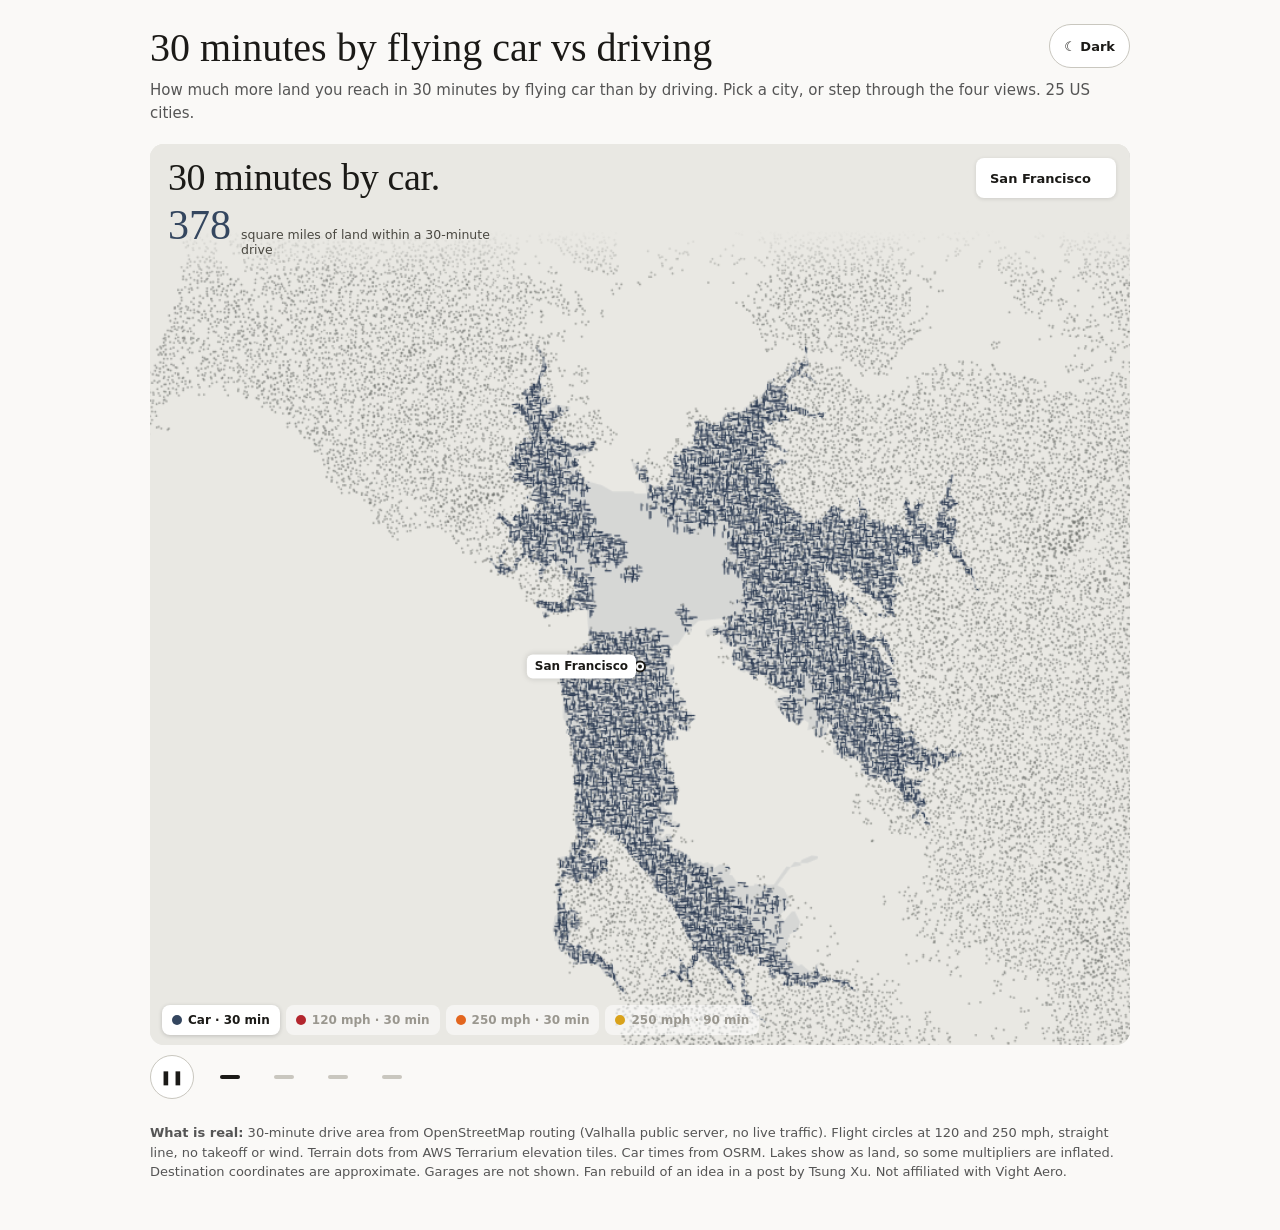
<file: index.html>
<!doctype html>
<html lang="en"><head><meta charset="utf-8"><meta name="viewport" content="width=device-width,initial-scale=1">
<title>30 minutes by flying car vs driving</title>
<script>(function(){try{var s=localStorage.getItem("fcv-theme");var t=s||(matchMedia("(prefers-color-scheme: dark)").matches?"dark":"light");document.documentElement.dataset.theme=t}catch(e){}})()</script>
<link rel="stylesheet" href="76-style.css">
<style>body{margin:0;background:var(--page);color:var(--ink);font-family:Georgia,serif}main{max-width:980px;margin:0 auto;padding:24px 16px 48px}h1{font-weight:400;font-size:clamp(26px,5vw,40px);margin:0 0 8px}p.i{font:15px/1.5 system-ui,sans-serif;color:var(--mute);margin:0 0 20px}footer{font:13px/1.5 system-ui,sans-serif;color:var(--mute);margin-top:24px}</style></head>
<body><main><div class="top"><h1>30 minutes by flying car vs driving</h1><button id="theme" class="theme-btn" type="button" aria-label="Toggle dark mode"></button></div>
<p class="i">How much more land you reach in 30 minutes by flying car than by driving. Pick a city, or step through the four views. 25 US cities.</p>
<div id="app"></div>
<footer><b>What is real:</b> 30-minute drive area from OpenStreetMap routing (Valhalla public server, no live traffic). Flight circles at 120 and 250 mph, straight line, no takeoff or wind. Terrain dots from AWS Terrarium elevation tiles. Car times from OSRM. Lakes show as land, so some multipliers are inflated. Destination coordinates are approximate. Garages are not shown. Fan rebuild of an idea in a post by Tsung Xu. Not affiliated with Vight Aero.</footer></main>
<script type="module">
const MAP={"bal_near.png":"10-bal_near.png","bal_wide.png":"11-bal_wide.png","bos_mid.png":"12-bos_mid.png","bos_near.png":"13-bos_near.png","bos_wide.png":"14-bos_wide.png","chi_mid.png":"15-chi_mid.png","chi_near.png":"16-chi_near.png","chi_wide.png":"17-chi_wide.png","clt_mid.png":"18-clt_mid.png","clt_near.png":"19-clt_near.png","clt_wide.png":"20-clt_wide.png","dal_mid.png":"21-dal_mid.png","dal_near.png":"22-dal_near.png","dal_wide.png":"23-dal_wide.png","dc_mid.png":"24-dc_mid.png","dc_near.png":"25-dc_near.png","dc_wide.png":"26-dc_wide.png","den_mid.png":"27-den_mid.png","den_near.png":"28-den_near.png","den_wide.png":"29-den_wide.png","atl_mid.png":"3-atl_mid.png","det_mid.png":"30-det_mid.png","det_near.png":"31-det_near.png","det_wide.png":"32-det_wide.png","hou_mid.png":"33-hou_mid.png","hou_near.png":"34-hou_near.png","hou_wide.png":"35-hou_wide.png","la_mid.png":"36-la_mid.png","la_near.png":"37-la_near.png","la_wide.png":"38-la_wide.png","las_mid.png":"39-las_mid.png","atl_near.png":"4-atl_near.png","las_near.png":"40-las_near.png","las_wide.png":"41-las_wide.png","mia_mid.png":"43-mia_mid.png","mia_near.png":"44-mia_near.png","mia_wide.png":"45-mia_wide.png","msp_mid.png":"46-msp_mid.png","msp_near.png":"47-msp_near.png","msp_wide.png":"48-msp_wide.png","nsh_mid.png":"49-nsh_mid.png","atl_wide.png":"5-atl_wide.png","nsh_near.png":"50-nsh_near.png","nsh_wide.png":"51-nsh_wide.png","nyc_mid.png":"52-nyc_mid.png","nyc_near.png":"53-nyc_near.png","nyc_wide.png":"54-nyc_wide.png","pdx_mid.png":"55-pdx_mid.png","pdx_near.png":"56-pdx_near.png","pdx_wide.png":"57-pdx_wide.png","phl_mid.png":"58-phl_mid.png","phl_near.png":"59-phl_near.png","aus_mid.png":"6-aus_mid.png","phl_wide.png":"60-phl_wide.png","phx_mid.png":"61-phx_mid.png","phx_near.png":"62-phx_near.png","phx_wide.png":"63-phx_wide.png","san_mid.png":"64-san_mid.png","san_near.png":"65-san_near.png","san_wide.png":"66-san_wide.png","sea_mid.png":"67-sea_mid.png","sea_near.png":"68-sea_near.png","sea_wide.png":"69-sea_wide.png","aus_near.png":"7-aus_near.png","sf_mid.png":"70-sf_mid.png","sf_near.png":"71-sf_near.png","sf_wide.png":"72-sf_wide.png","slc_mid.png":"73-slc_mid.png","slc_near.png":"74-slc_near.png","slc_wide.png":"75-slc_wide.png","tpa_mid.png":"77-tpa_mid.png","tpa_near.png":"78-tpa_near.png","tpa_wide.png":"79-tpa_wide.png","aus_wide.png":"8-aus_wide.png","bal_mid.png":"9-bal_mid.png"};
import { mount, applyTheme, currentTheme } from './80-viz.js';
const tb = document.getElementById('theme');
const paintT = () => { const d = currentTheme() === 'dark'; tb.textContent = d ? '☀ Light' : '☾ Dark'; tb.setAttribute('aria-pressed', d); };
applyTheme(currentTheme()); paintT();
tb.addEventListener('click', () => { const n = currentTheme() === 'dark' ? 'light' : 'dark'; try { localStorage.setItem('fcv-theme', n); } catch (e) {} applyTheme(n); paintT(); });
matchMedia('(prefers-color-scheme: dark)').addEventListener('change', (e) => { try { if (localStorage.getItem('fcv-theme')) return; } catch (x) {} applyTheme(e.matches ? 'dark' : 'light'); paintT(); });
const DATA = await (await fetch('42-meta.json')).json();
mount(document.getElementById('app'), { cities: DATA.cities, start: 'sf',
  getMeta: async (id) => DATA.meta[id], getDests: async () => DATA.dests,
  layerUrl: async (id, layer) => MAP[`${id}_${layer}.png`] });
</script></body></html>
</file>
<file: 76-style.css>
html, body, #root { margin: 0; min-height: 100%; }
body { background: var(--ds-page); }
:root { --page: #faf9f7; --ink: #1b1a17; --mute: #555; --sub: #4a4841; --chip: #fff; --chip-off: rgba(255,255,255,.55); --chip-off-ink: #9a978f; --chip-on-ink: #3b3933; --line: #c9c7bf; --fade: rgba(233,232,227,0); color-scheme: light; }
:root[data-theme=dark] { --page: #0d0f12; --ink: #ecebe6; --mute: #a6a59f; --sub: #b4b3ad; --chip: #252930; --chip-off: rgba(37,41,48,.6); --chip-off-ink: #8a8a85; --chip-on-ink: #ecebe6; --line: #3b4048; --fade: rgba(20,23,28,0); color-scheme: dark; }
.fcv { --bg: #e9e8e3; font-family: Inter, system-ui, sans-serif; color: var(--ink); }
:root[data-theme=dark] .fcv { --bg: #14171c; }
.fcv-stage { position: relative; width: 100%; background: var(--bg); border-radius: 14px; overflow: hidden; }
.fcv-canvas { display: block; width: 100%; }
.fcv-head { position: absolute; left: 0; top: 0; right: 0; padding: 14px 150px 26px 18px; pointer-events: none; background: linear-gradient(var(--bg) 62%, var(--fade)); }
.fcv-title { font-family: 'Instrument Serif', Georgia, 'Times New Roman', serif; font-weight: 400; font-size: clamp(24px, 4.4vw, 38px); line-height: 1.05; margin: 0 0 6px; letter-spacing: -0.01em; }
.fcv-title em { font-style: normal; }
.fcv-title em.a { color: #b3262e; } .fcv-title em.b { color: #e3661f; } .fcv-title em.c { color: #c48a0c; }
:root[data-theme=dark] .fcv-title em.a, :root[data-theme=dark] .fcv-num.a { color: #ff6f74; } :root[data-theme=dark] .fcv-title em.b, :root[data-theme=dark] .fcv-num.b { color: #ff9a52; } :root[data-theme=dark] .fcv-title em.c, :root[data-theme=dark] .fcv-num.c { color: #f3c24f; } :root[data-theme=dark] .fcv-num.car { color: #8fb4e6; }
.fcv-stat { display: flex; align-items: baseline; gap: 10px; flex-wrap: wrap; }
.fcv-num { font-family: 'Instrument Serif', Georgia, serif; font-size: clamp(26px, 5vw, 42px); line-height: 1; }
.fcv-num.car { color: #34465f; } .fcv-num.a { color: #b3262e; } .fcv-num.b { color: #e3661f; } .fcv-num.c { color: #c48a0c; }
.fcv-sub { font-size: 12.5px; color: var(--sub); max-width: 260px; }
.fcv-city { position: absolute; right: 14px; top: 14px; }
.fcv-city select { appearance: none; font: 600 13px Inter, system-ui, sans-serif; padding: 8px 14px; min-height: 40px; border-radius: 8px; border: 0; background: var(--chip); color: var(--ink); box-shadow: 0 1px 4px rgba(0,0,0,.12); }
.fcv-sr { position: absolute; width: 1px; height: 1px; overflow: hidden; clip: rect(0 0 0 0); }
.fcv-legend { position: absolute; left: 12px; right: 12px; bottom: 10px; display: flex; flex-wrap: wrap; gap: 6px; }
.fcv-legend span { display: inline-flex; align-items: center; gap: 6px; font-size: 12px; font-weight: 600; padding: 6px 10px; min-height: 30px; border-radius: 8px; background: var(--chip-off); color: var(--chip-off-ink); cursor: pointer; box-sizing: border-box; }
.fcv-legend span i { width: 10px; height: 10px; border-radius: 50%; display: inline-block; }
.fcv-legend span.on { color: var(--chip-on-ink); background: var(--chip); }
.fcv-legend span.now { color: var(--ink); box-shadow: 0 1px 4px rgba(0,0,0,.18); }
.fcv-load { position: absolute; inset: 0; display: flex; align-items: center; justify-content: center; color: var(--mute); background: var(--bg); }
.fcv-ctl { display: flex; align-items: center; gap: 14px; margin-top: 10px; }
.fcv-play { min-width: 44px; min-height: 44px; border-radius: 22px; border: 1px solid var(--line); background: var(--chip); color: var(--ink); font-size: 14px; cursor: pointer; }
.fcv-dots { display: flex; gap: 10px; }
.fcv-dots button { width: 44px; height: 44px; border: 0; background: transparent; position: relative; cursor: pointer; }
.fcv-dots button::after { content: ''; position: absolute; left: 12px; right: 12px; top: 20px; height: 4px; border-radius: 2px; background: var(--line); }
.fcv-dots button.on::after { background: var(--ink); }

.top { display: flex; align-items: flex-start; justify-content: space-between; gap: 12px; }
.theme-btn { flex: none; min-width: 44px; min-height: 44px; border-radius: 22px; border: 1px solid var(--line); background: var(--chip); color: var(--ink); font: 600 13px Inter, system-ui, sans-serif; padding: 0 14px; cursor: pointer; }
.theme-btn:focus-visible, .fcv-play:focus-visible, .fcv-dots button:focus-visible { outline: 2px solid #e3661f; outline-offset: 2px; }
</file>
